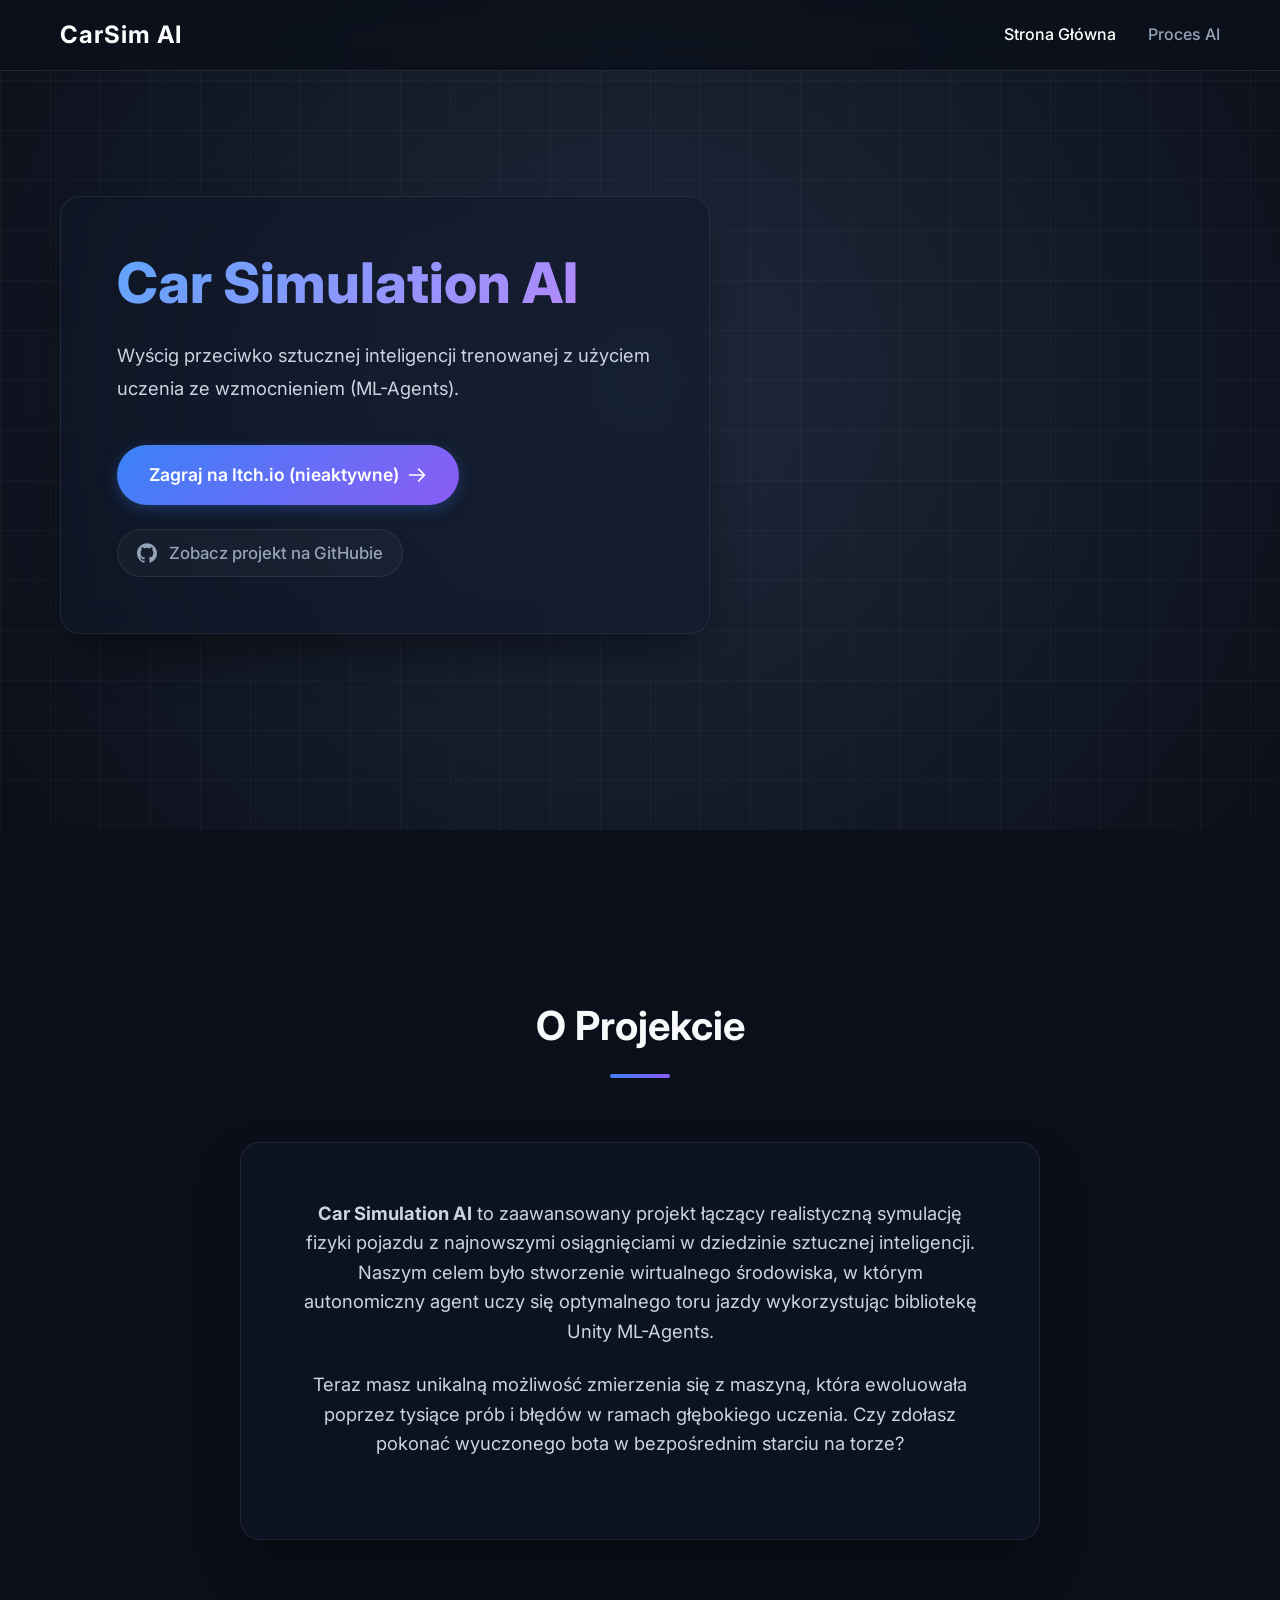
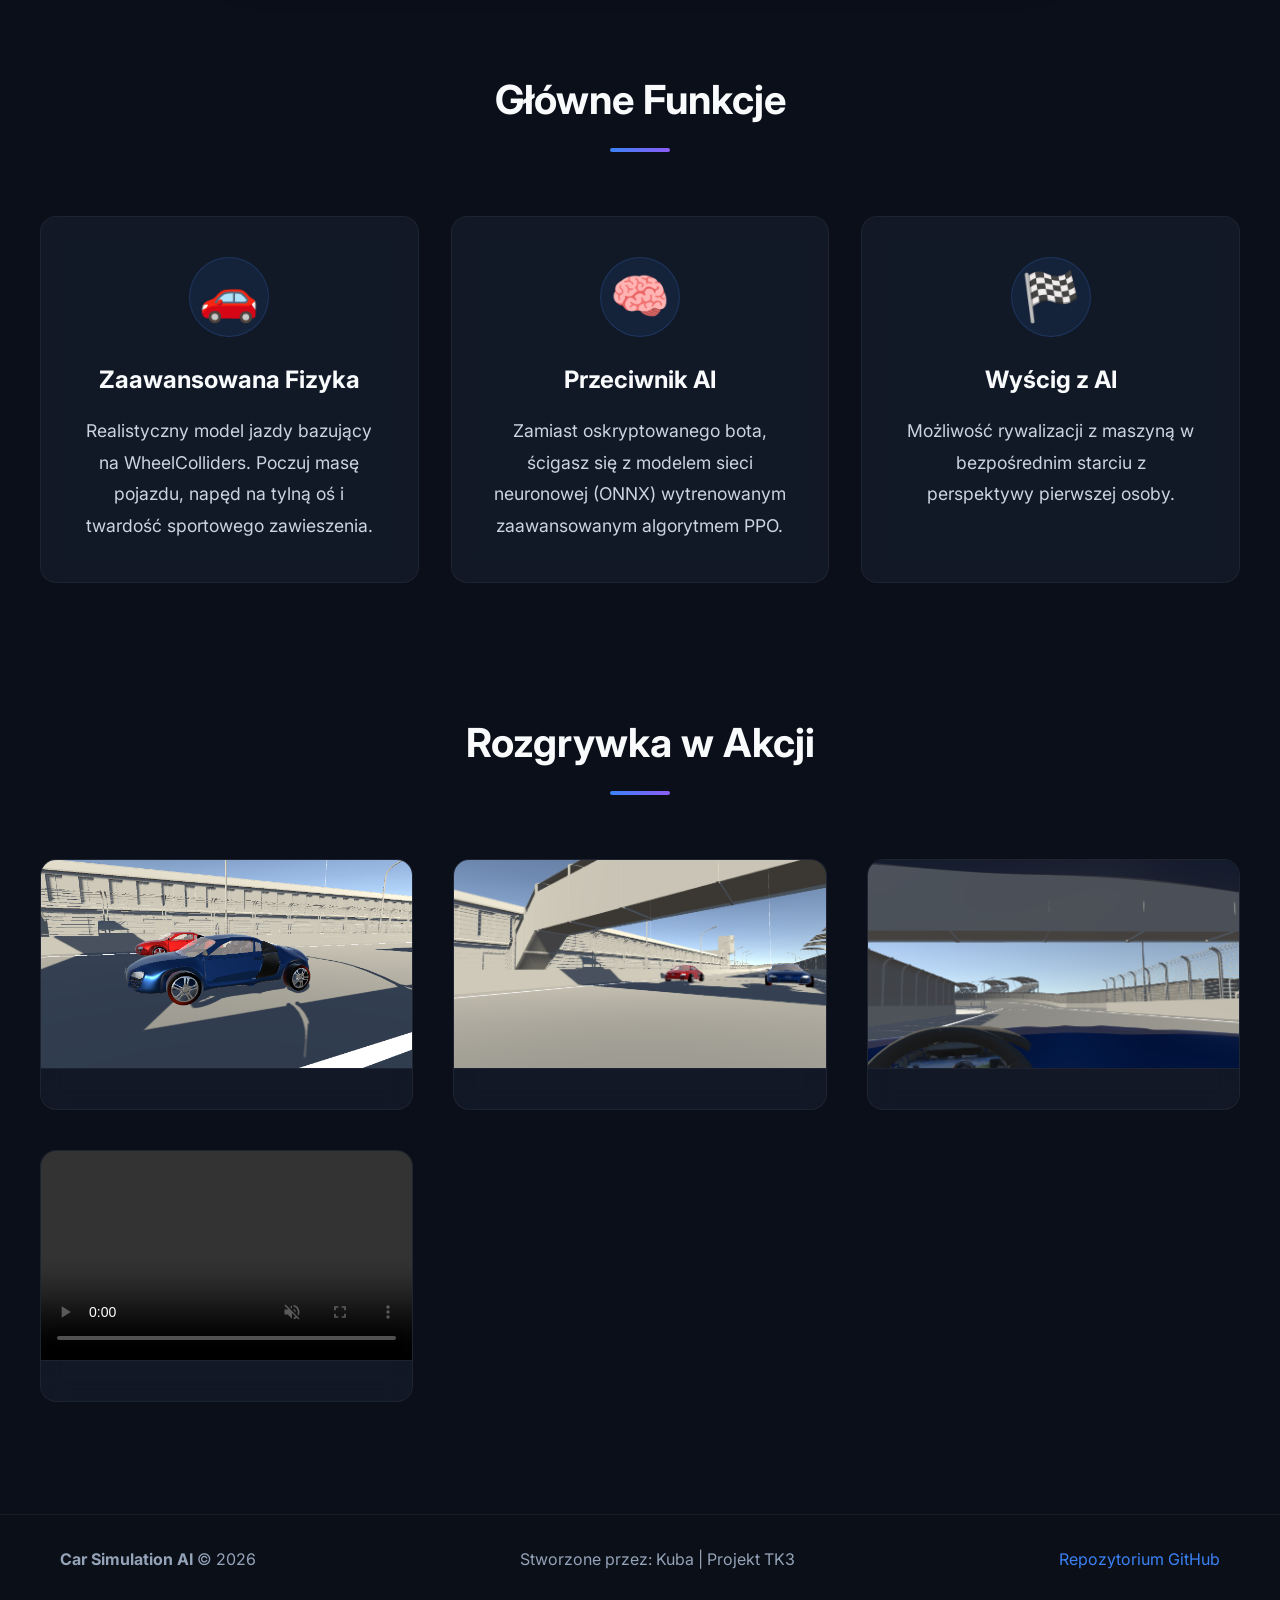
<file: index.html>
<!DOCTYPE html>
<html lang="pl">

<head>
    <meta charset="UTF-8">
    <meta name="viewport" content="width=device-width, initial-scale=1.0">
    <meta name="robots" content="noindex, nofollow">
    <title>Car Simulation AI - O Projekcie</title>
    <link href="https://fonts.googleapis.com/css2?family=Inter:wght@400;500;700&display=swap" rel="stylesheet">
    <link rel="stylesheet" href="style.css">
</head>

<body>
    <nav class="navbar">
        <div class="container">
            <a href="index.html" class="logo">CarSim AI</a>
            <ul class="nav-links">
                <li><a href="index.html" class="active">Strona Główna</a></li>
                <li><a href="ai-process.html">Proces AI</a></li>
            </ul>
        </div>
    </nav>

    <header class="hero" id="home">
        <div class="hero-bg"></div>
        <div class="hero-content container">
            <div class="glass-panel">
                <h1 class="gradient-text">Car Simulation AI</h1>
                <p class="hero-subtitle">Wyścig przeciwko sztucznej inteligencji trenowanej z użyciem uczenia ze
                    wzmocnieniem (ML-Agents).</p>
                <div class="hero-actions">
                    <a href="  " target="_blank" class="btn btn-primary cta-btn">
                        <span class="btn-text">Zagraj na Itch.io (nieaktywne)</span>
                        <svg class="btn-icon" xmlns="http://www.w3.org/2000/svg" fill="none" viewBox="0 0 24 24"
                            stroke="currentColor">
                            <path stroke-linecap="round" stroke-linejoin="round" stroke-width="2"
                                d="M14 5l7 7m0 0l-7 7m7-7H3" />
                        </svg>
                    </a>
                </div>
                <div class="hero-secondary-action">
                    <a href="https://github.com/KasjeroZ/22w3tk1_simulation_ML_Agents" target="_blank" class="github-link">
                        <svg class="github-icon" viewBox="0 0 24 24" fill="currentColor" xmlns="http://www.w3.org/2000/svg">
                            <path d="M12 .297c-6.63 0-12 5.373-12 12 0 5.303 3.438 9.8 8.205 11.385.6.113.82-.258.82-.577 0-.285-.01-1.04-.015-2.04-3.338.724-4.042-1.61-4.042-1.61C4.422 18.07 3.633 17.7 3.633 17.7c-1.087-.744.084-.729.084-.729 1.205.084 1.838 1.236 1.838 1.236 1.07 1.835 2.809 1.305 3.495.998.108-.776.417-1.305.76-1.605-2.665-.3-5.466-1.332-5.466-5.93 0-1.31.465-2.38 1.235-3.22-.135-.303-.54-1.523.105-3.176 0 0 1.005-.322 3.3 1.23.96-.267 1.98-.399 3-.405 1.02.006 2.04.138 3 .405 2.28-1.552 3.285-1.23 3.285-1.23.645 1.653.24 2.873.12 3.176.765.84 1.23 1.91 1.23 3.22 0 4.61-2.805 5.625-5.475 5.92.42.36.81 1.096.81 2.22 0 1.606-.015 2.896-.015 3.286 0 .315.21.69.825.57C20.565 22.092 24 17.592 24 12.297c0-6.627-5.373-12-12-12"/>
                        </svg>
                        <span>Zobacz projekt na GitHubie</span>
                    </a>
                </div>
            </div>
        </div>
    </header>

    <main>
        <!-- Sekcja O Projekcie -->
        <section class="about-section container">
            <div class="text-center section-header">
                <h2>O Projekcie</h2>
                <div class="underline"></div>
            </div>
            <div class="about-content glass-panel">
                <p><strong>Car Simulation AI</strong> to zaawansowany projekt łączący realistyczną symulację fizyki
                    pojazdu z najnowszymi osiągnięciami w dziedzinie sztucznej inteligencji. Naszym celem było
                    stworzenie wirtualnego środowiska, w którym autonomiczny agent uczy się optymalnego toru jazdy
                    wykorzystując bibliotekę Unity ML-Agents.</p>
                <p>Teraz masz unikalną możliwość zmierzenia się z maszyną, która ewoluowała poprzez tysiące prób i
                    błędów w ramach głębokiego uczenia. Czy zdołasz pokonać wyuczonego bota w bezpośrednim starciu na
                    torze?</p>
            </div>
        </section>

        <!-- Sekcja Funkcje (Features) -->
        <section class="features-section container">
            <div class="text-center section-header">
                <h2>Główne Funkcje</h2>
                <div class="underline"></div>
            </div>
            <div class="features-grid">
                <div class="feature-card card-glass">
                    <div class="feature-icon">🚗</div>
                    <h3>Zaawansowana Fizyka</h3>
                    <p>Realistyczny model jazdy bazujący na WheelColliders. Poczuj masę pojazdu, napęd na tylną oś i
                        twardość sportowego zawieszenia.</p>
                </div>
                <div class="feature-card card-glass">
                    <div class="feature-icon">🧠</div>
                    <h3>Przeciwnik AI</h3>
                    <p>Zamiast oskryptowanego bota, ścigasz się z modelem sieci neuronowej (ONNX) wytrenowanym
                        zaawansowanym algorytmem PPO.</p>
                </div>
                <div class="feature-card card-glass">
                    <div class="feature-icon">🏁</div>
                    <h3>Wyścig z AI</h3>
                    <p>Możliwość rywalizacji z maszyną w bezpośrednim starciu z perspektywy pierwszej osoby.</p>
                </div>
            </div>
        </section>

        <!-- Sekcja Galeria / Media -->
        <section class="media-section container">
            <div class="text-center section-header">
                <h2>Rozgrywka w Akcji</h2>
                <div class="underline"></div>
            </div>
            <div class="media-grid">
                <div class="media-card card-glass">
                    <div class="media-img-wrapper">
                        <img src="images/photo1.png" alt="Wizualizacja procesu uczenia agenta na torze"
                            class="media-img">
                    </div>
                    <div class="media-caption"></div>
                </div>
                <div class="media-card card-glass">
                    <div class="media-img-wrapper">
                        <img src="images/photo2.png" alt="Widok z perspektywy pierwszej osoby podczas rywalizacji"
                            class="media-img">
                    </div>
                    <div class="media-caption"></div>
                </div>
                <div class="media-card card-glass">
                    <div class="media-img-wrapper">
                        <img src="images/photo3.png" alt="Trening równoległy wielu agentów na torze"
                            class="media-img">
                    </div>
                    <div class="media-caption"></div>
                </div>
                <div class="media-card card-glass">
                    <div class="media-img-wrapper">
                        <video src="images/mp_.mp4" class="media-img" autoplay loop muted playsinline controls></video>
                    </div>
                    <div class="media-caption"></div>
                </div>
            </div>
        </section>
    </main>

    <!-- Stopka -->
    <footer>
        <div class="container footer-content">
            <div class="branding"><strong>Car Simulation AI</strong> &copy; 2026</div>
            <div class="author">Stworzone przez: Kuba | Projekt TK3</div>
            <div class="links">
                <a href="https://github.com/KasjeroZ/22w3tk1_simulation_ML_Agents" target="_blank">Repozytorium GitHub</a>
            </div>
        </div>
    </footer>

</body>

</html>
</file>
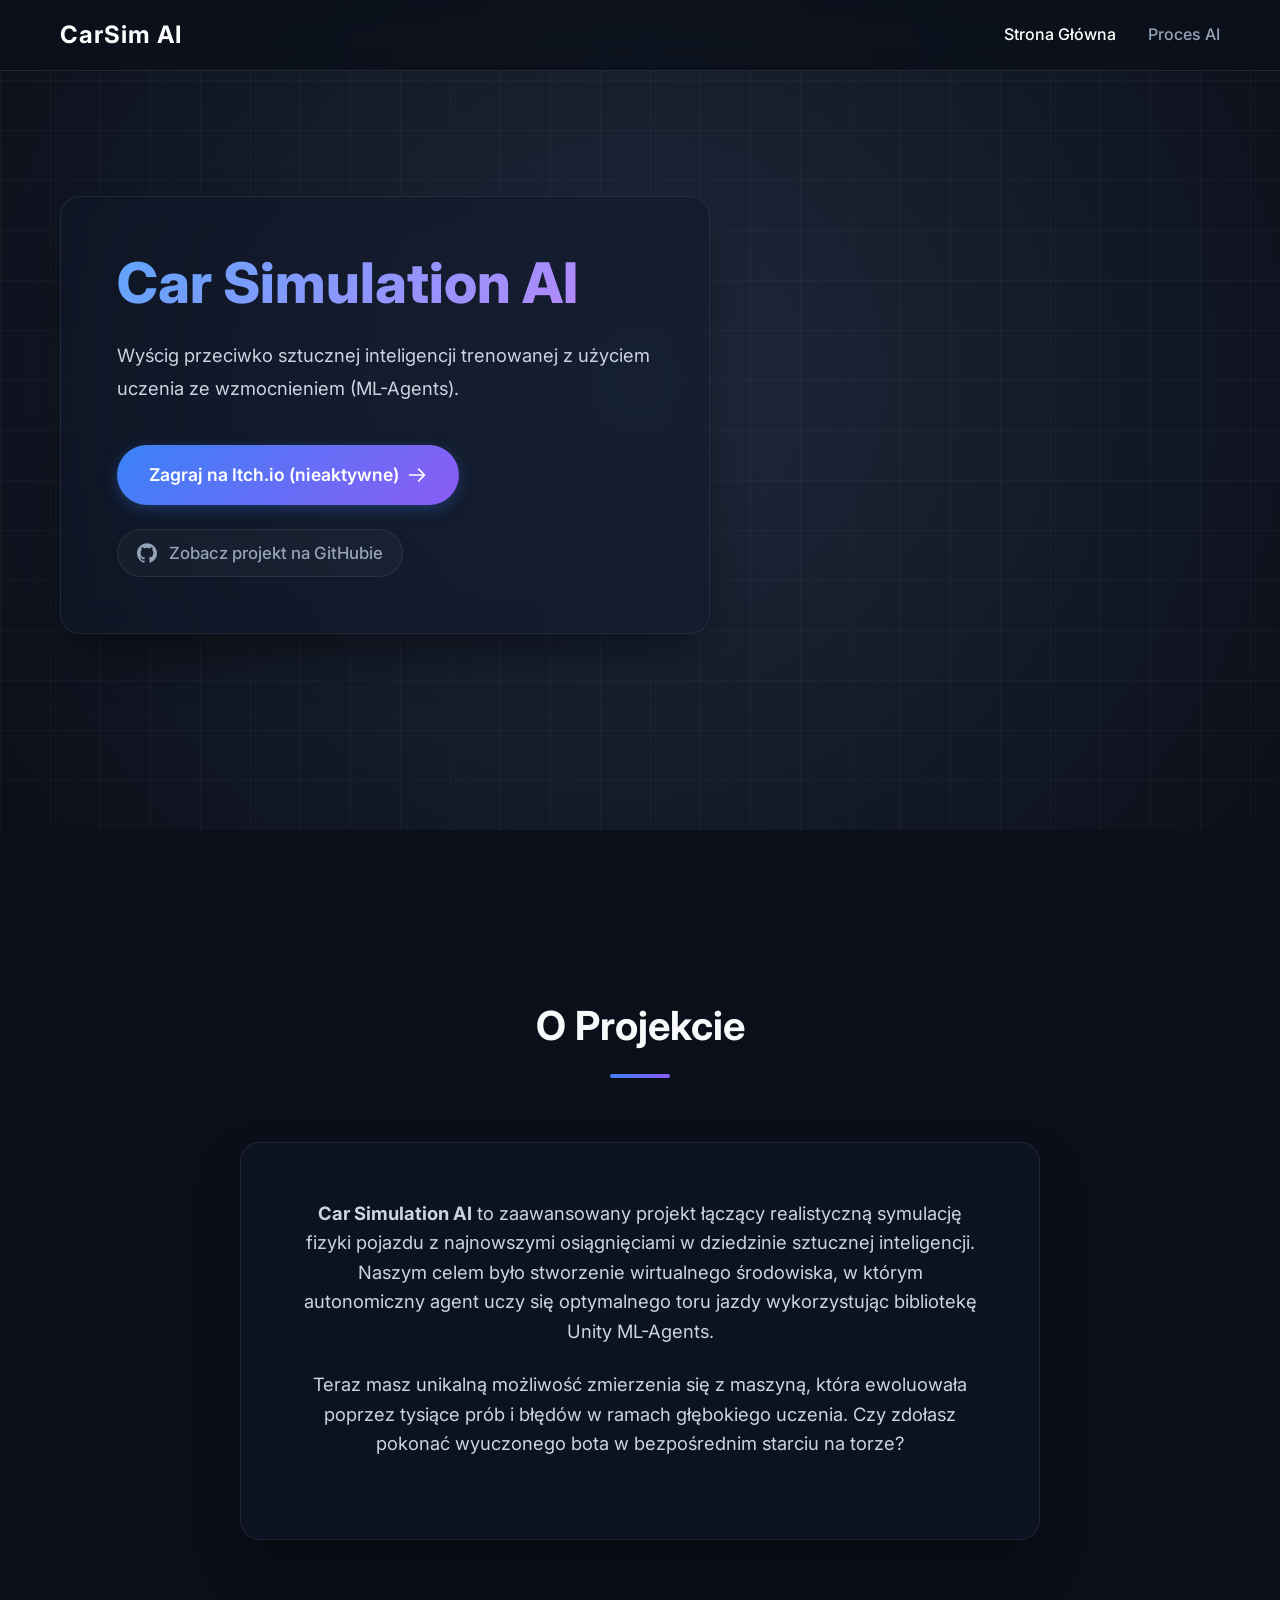
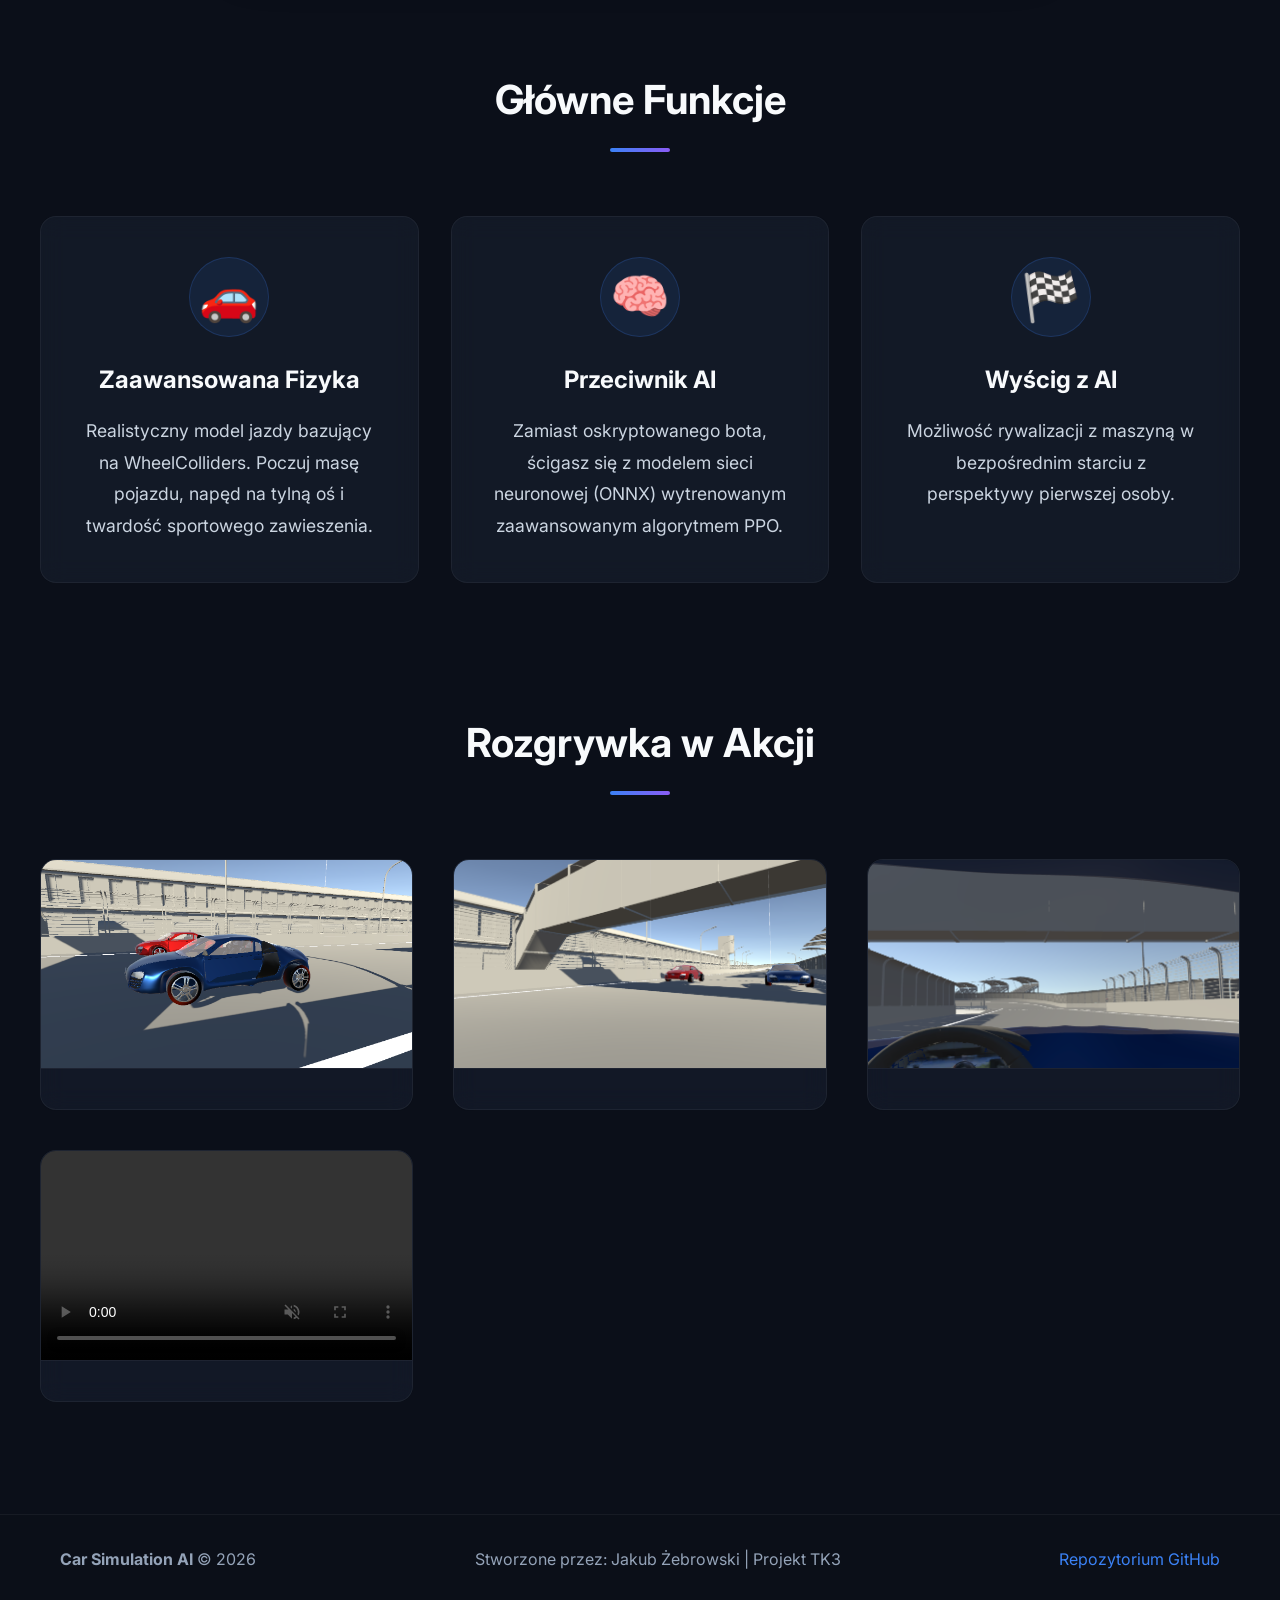
<file: docs/index.html>
<!DOCTYPE html>
<html lang="pl">

<head>
    <meta charset="UTF-8">
    <meta name="viewport" content="width=device-width, initial-scale=1.0">
    <meta name="robots" content="noindex, nofollow">
    <title>Car Simulation AI - O Projekcie</title>
    <link href="https://fonts.googleapis.com/css2?family=Inter:wght@400;500;700&display=swap" rel="stylesheet">
    <link rel="stylesheet" href="style.css">
</head>

<body>
    <nav class="navbar">
        <div class="container">
            <a href="index.html" class="logo">CarSim AI</a>
            <ul class="nav-links">
                <li><a href="index.html" class="active">Strona Główna</a></li>
                <li><a href="ai-process.html">Proces AI</a></li>
            </ul>
        </div>
    </nav>

    <header class="hero" id="home">
        <div class="hero-bg"></div>
        <div class="hero-content container">
            <div class="glass-panel">
                <h1 class="gradient-text">Car Simulation AI</h1>
                <p class="hero-subtitle">Wyścig przeciwko sztucznej inteligencji trenowanej z użyciem uczenia ze
                    wzmocnieniem (ML-Agents).</p>
                <div class="hero-actions">
                    <a href="  " target="_blank" class="btn btn-primary cta-btn">
                        <span class="btn-text">Zagraj na Itch.io (nieaktywne)</span>
                        <svg class="btn-icon" xmlns="http://www.w3.org/2000/svg" fill="none" viewBox="0 0 24 24"
                            stroke="currentColor">
                            <path stroke-linecap="round" stroke-linejoin="round" stroke-width="2"
                                d="M14 5l7 7m0 0l-7 7m7-7H3" />
                        </svg>
                    </a>
                </div>
                <div class="hero-secondary-action">
                    <a href="https://github.com/KasjeroZ/22w3tk1_simulation_ML_Agents" target="_blank"
                        class="github-link">
                        <svg class="github-icon" viewBox="0 0 24 24" fill="currentColor"
                            xmlns="http://www.w3.org/2000/svg">
                            <path
                                d="M12 .297c-6.63 0-12 5.373-12 12 0 5.303 3.438 9.8 8.205 11.385.6.113.82-.258.82-.577 0-.285-.01-1.04-.015-2.04-3.338.724-4.042-1.61-4.042-1.61C4.422 18.07 3.633 17.7 3.633 17.7c-1.087-.744.084-.729.084-.729 1.205.084 1.838 1.236 1.838 1.236 1.07 1.835 2.809 1.305 3.495.998.108-.776.417-1.305.76-1.605-2.665-.3-5.466-1.332-5.466-5.93 0-1.31.465-2.38 1.235-3.22-.135-.303-.54-1.523.105-3.176 0 0 1.005-.322 3.3 1.23.96-.267 1.98-.399 3-.405 1.02.006 2.04.138 3 .405 2.28-1.552 3.285-1.23 3.285-1.23.645 1.653.24 2.873.12 3.176.765.84 1.23 1.91 1.23 3.22 0 4.61-2.805 5.625-5.475 5.92.42.36.81 1.096.81 2.22 0 1.606-.015 2.896-.015 3.286 0 .315.21.69.825.57C20.565 22.092 24 17.592 24 12.297c0-6.627-5.373-12-12-12" />
                        </svg>
                        <span>Zobacz projekt na GitHubie</span>
                    </a>
                </div>
            </div>
        </div>
    </header>

    <main>
        <!-- Sekcja O Projekcie -->
        <section class="about-section container">
            <div class="text-center section-header">
                <h2>O Projekcie</h2>
                <div class="underline"></div>
            </div>
            <div class="about-content glass-panel">
                <p><strong>Car Simulation AI</strong> to zaawansowany projekt łączący realistyczną symulację fizyki
                    pojazdu z najnowszymi osiągnięciami w dziedzinie sztucznej inteligencji. Naszym celem było
                    stworzenie wirtualnego środowiska, w którym autonomiczny agent uczy się optymalnego toru jazdy
                    wykorzystując bibliotekę Unity ML-Agents.</p>
                <p>Teraz masz unikalną możliwość zmierzenia się z maszyną, która ewoluowała poprzez tysiące prób i
                    błędów w ramach głębokiego uczenia. Czy zdołasz pokonać wyuczonego bota w bezpośrednim starciu na
                    torze?</p>
            </div>
        </section>

        <!-- Sekcja Funkcje (Features) -->
        <section class="features-section container">
            <div class="text-center section-header">
                <h2>Główne Funkcje</h2>
                <div class="underline"></div>
            </div>
            <div class="features-grid">
                <div class="feature-card card-glass">
                    <div class="feature-icon">🚗</div>
                    <h3>Zaawansowana Fizyka</h3>
                    <p>Realistyczny model jazdy bazujący na WheelColliders. Poczuj masę pojazdu, napęd na tylną oś i
                        twardość sportowego zawieszenia.</p>
                </div>
                <div class="feature-card card-glass">
                    <div class="feature-icon">🧠</div>
                    <h3>Przeciwnik AI</h3>
                    <p>Zamiast oskryptowanego bota, ścigasz się z modelem sieci neuronowej (ONNX) wytrenowanym
                        zaawansowanym algorytmem PPO.</p>
                </div>
                <div class="feature-card card-glass">
                    <div class="feature-icon">🏁</div>
                    <h3>Wyścig z AI</h3>
                    <p>Możliwość rywalizacji z maszyną w bezpośrednim starciu z perspektywy pierwszej osoby.</p>
                </div>
            </div>
        </section>

        <!-- Sekcja Galeria / Media -->
        <section class="media-section container">
            <div class="text-center section-header">
                <h2>Rozgrywka w Akcji</h2>
                <div class="underline"></div>
            </div>
            <div class="media-grid">
                <div class="media-card card-glass">
                    <div class="media-img-wrapper">
                        <img src="images/photo1.png" alt="Wizualizacja procesu uczenia agenta na torze"
                            class="media-img">
                    </div>
                    <div class="media-caption"></div>
                </div>
                <div class="media-card card-glass">
                    <div class="media-img-wrapper">
                        <img src="images/photo2.png" alt="Widok z perspektywy pierwszej osoby podczas rywalizacji"
                            class="media-img">
                    </div>
                    <div class="media-caption"></div>
                </div>
                <div class="media-card card-glass">
                    <div class="media-img-wrapper">
                        <img src="images/photo3.png" alt="Trening równoległy wielu agentów na torze" class="media-img">
                    </div>
                    <div class="media-caption"></div>
                </div>
                <div class="media-card card-glass">
                    <div class="media-img-wrapper">
                        <video src="images/mp_.mp4" class="media-img" autoplay loop muted playsinline controls></video>
                    </div>
                    <div class="media-caption"></div>
                </div>
            </div>
        </section>
    </main>

    <!-- Stopka -->
    <footer>
        <div class="container footer-content">
            <div class="branding"><strong>Car Simulation AI</strong> &copy; 2026</div>
            <div class="author">Stworzone przez: Jakub Żebrowski | Projekt TK3</div>
            <div class="links">
                <a href="https://github.com/KasjeroZ/22w3tk1_simulation_ML_Agents" target="_blank">Repozytorium
                    GitHub</a>
            </div>
        </div>
    </footer>

</body>

</html>
</file>
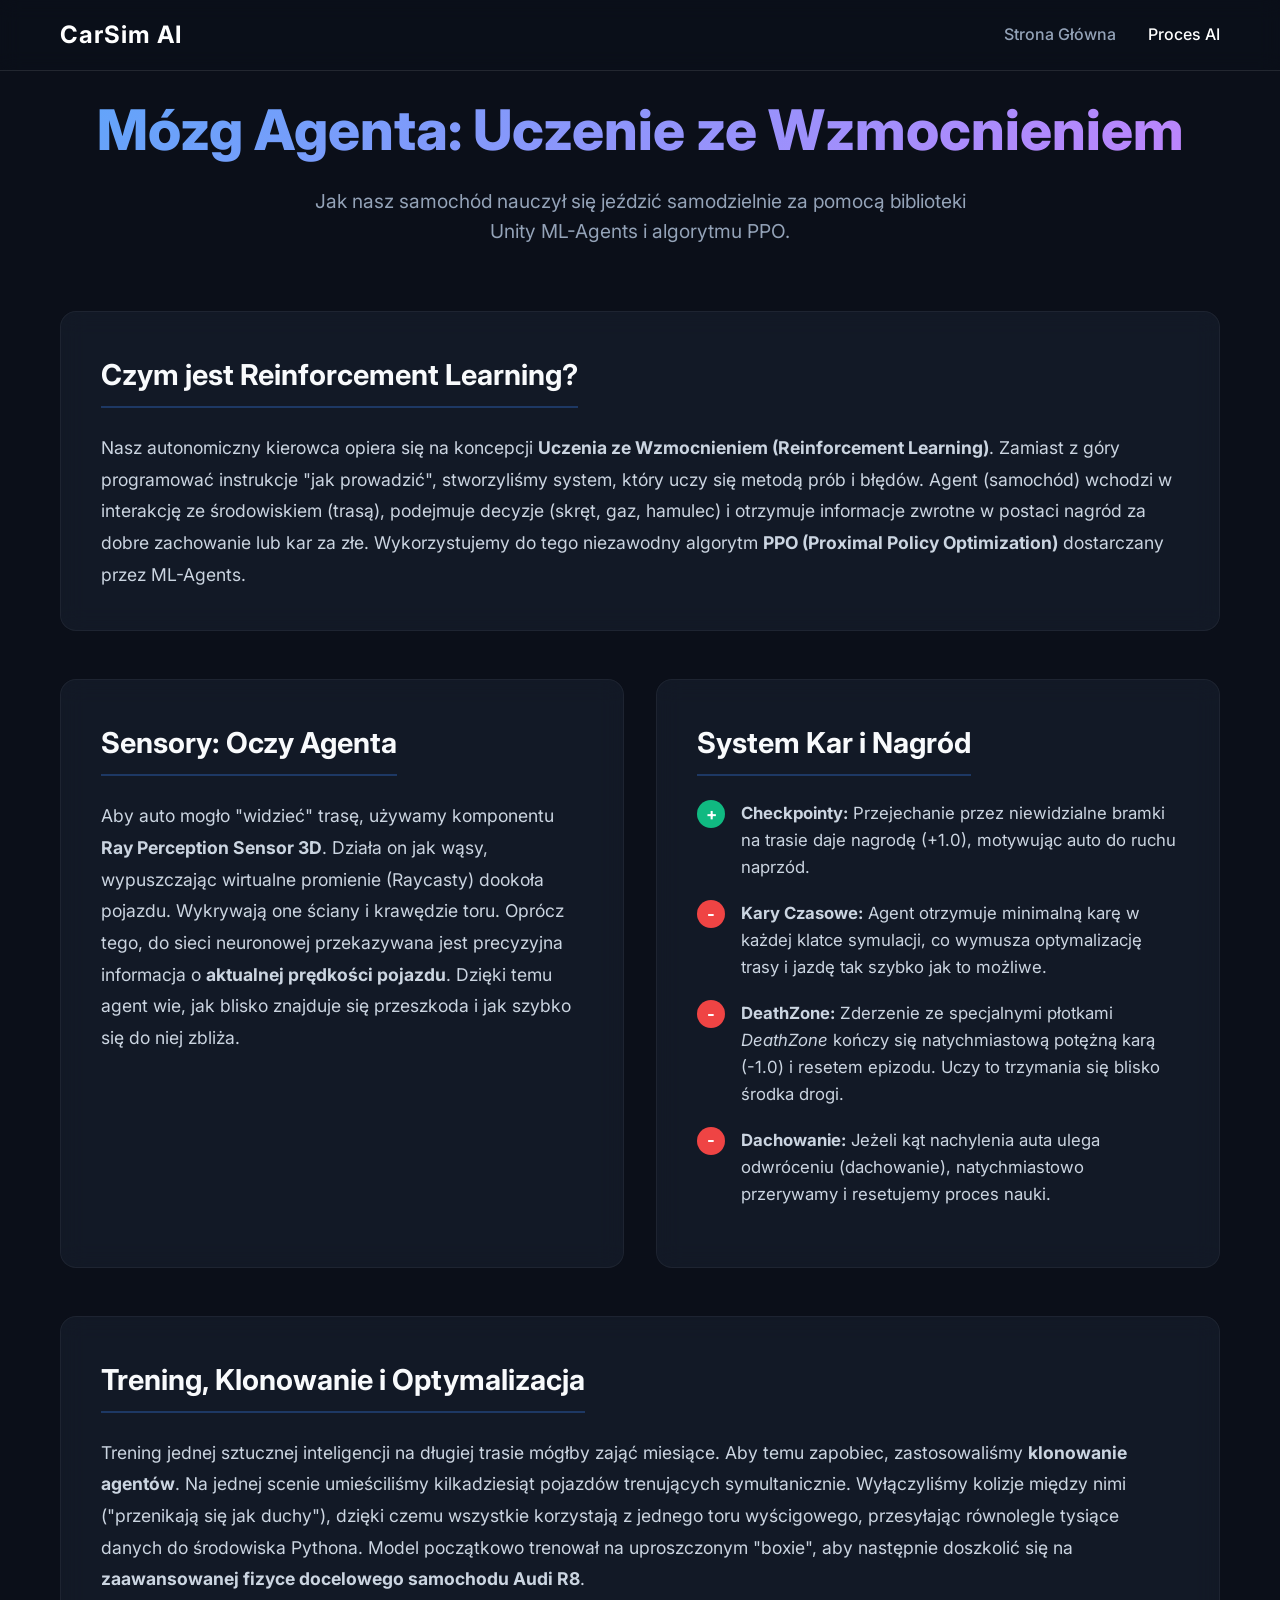
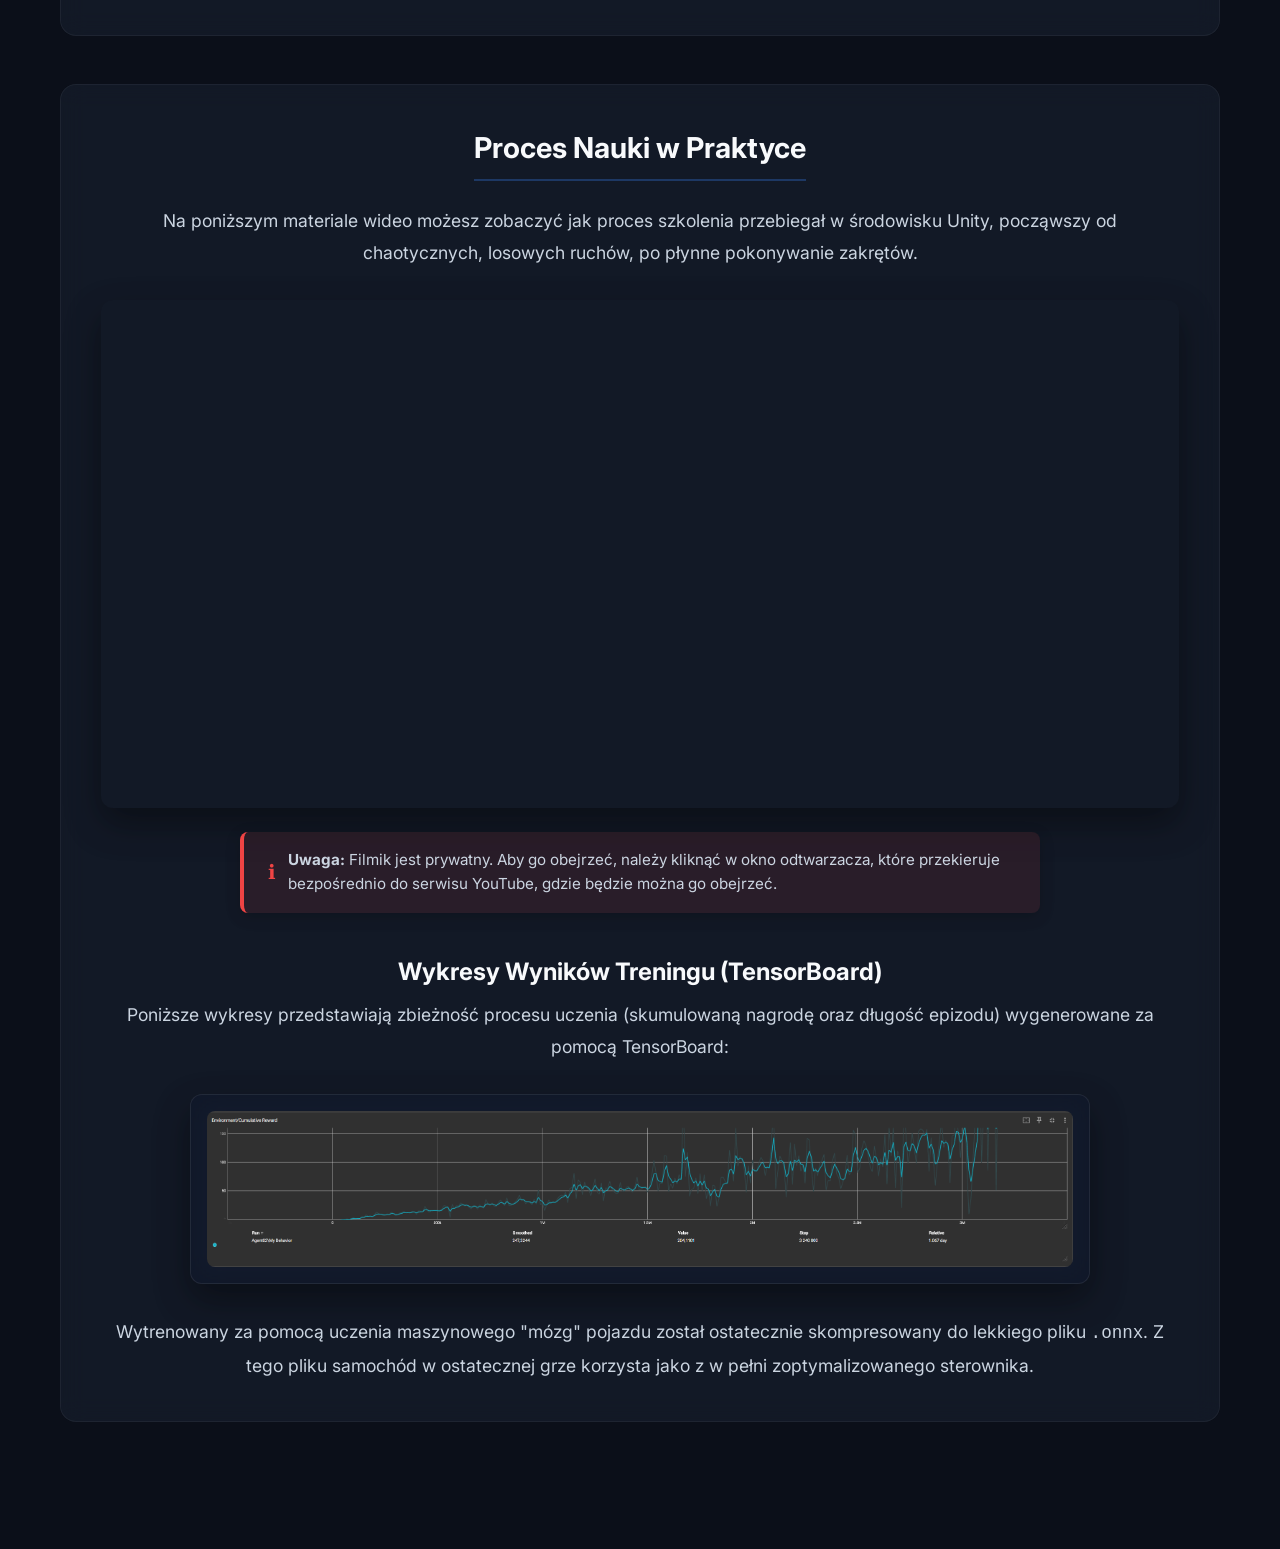
<file: ai-process.html>
<!DOCTYPE html>
<html lang="pl">

<head>
    <meta charset="UTF-8">
    <meta name="viewport" content="width=device-width, initial-scale=1.0">
    <meta name="robots" content="noindex, nofollow">
    <title>Car Simulation AI - Proces Uczenia Maszynowego</title>
    <link href="https://fonts.googleapis.com/css2?family=Inter:wght@400;500;700&display=swap" rel="stylesheet">
    <link rel="stylesheet" href="style.css">
</head>

<body>
    <nav class="navbar">
        <div class="container">
            <a href="index.html" class="logo">CarSim AI</a>
            <ul class="nav-links">
                <li><a href="index.html">Strona Główna</a></li>
                <li><a href="ai-process.html" class="active">Proces AI</a></li>
            </ul>
        </div>
    </nav>

    <main class="ai-page">
        <div class="container">
            <header class="section-header text-center">
                <h1 class="gradient-text">Mózg Agenta: Uczenie ze Wzmocnieniem</h1>
                <p class="section-subtitle">Jak nasz samochód nauczył się jeździć samodzielnie za pomocą biblioteki
                    Unity ML-Agents i algorytmu PPO.</p>
            </header>

            <section class="ai-section card-glass">
                <h2>Czym jest Reinforcement Learning?</h2>
                <p>Nasz autonomiczny kierowca opiera się na koncepcji <strong>Uczenia ze Wzmocnieniem (Reinforcement
                        Learning)</strong>. Zamiast z góry programować instrukcje "jak prowadzić", stworzyliśmy system,
                    który uczy się metodą prób i błędów. Agent (samochód) wchodzi w interakcję ze środowiskiem (trasą),
                    podejmuje decyzje (skręt, gaz, hamulec) i otrzymuje informacje zwrotne w postaci nagród za dobre
                    zachowanie lub kar za złe. Wykorzystujemy do tego niezawodny algorytm <strong>PPO (Proximal Policy
                        Optimization)</strong> dostarczany przez ML-Agents.</p>
            </section>

            <section class="ai-section grid-2-col">
                <div class="card-glass">
                    <h2>Sensory: Oczy Agenta</h2>
                    <p>Aby auto mogło "widzieć" trasę, używamy komponentu <strong>Ray Perception Sensor 3D</strong>.
                        Działa on jak wąsy, wypuszczając wirtualne promienie (Raycasty) dookoła pojazdu. Wykrywają one
                        ściany i krawędzie toru. Oprócz tego, do sieci neuronowej przekazywana jest precyzyjna
                        informacja o <strong>aktualnej prędkości pojazdu</strong>. Dzięki temu agent wie, jak blisko
                        znajduje się przeszkoda i jak szybko się do niej zbliża.</p>
                </div>
                <div class="card-glass">
                    <h2>System Kar i Nagród</h2>
                    <ul class="reward-list">
                        <li><span class="reward-icon positive">+</span>
                            <div><strong>Checkpointy:</strong> Przejechanie przez niewidzialne bramki na trasie daje
                                nagrodę (+1.0), motywując auto do ruchu naprzód.</div>
                        </li>
                        <li><span class="reward-icon negative">-</span>
                            <div><strong>Kary Czasowe:</strong> Agent otrzymuje minimalną karę w każdej klatce
                                symulacji, co wymusza optymalizację trasy i jazdę tak szybko jak to możliwe.</div>
                        </li>
                        <li><span class="reward-icon negative">-</span>
                            <div><strong>DeathZone:</strong> Zderzenie ze specjalnymi płotkami <em>DeathZone</em> kończy
                                się natychmiastową potężną karą (-1.0) i resetem epizodu. Uczy to trzymania się blisko
                                środka drogi.</div>
                        </li>
                        <li><span class="reward-icon negative">-</span>
                            <div><strong>Dachowanie:</strong> Jeżeli kąt nachylenia auta ulega odwróceniu (dachowanie),
                                natychmiastowo przerywamy i resetujemy proces nauki.</div>
                        </li>
                    </ul>
                </div>
            </section>

            <section class="ai-section card-glass">
                <h2>Trening, Klonowanie i Optymalizacja</h2>
                <p>Trening jednej sztucznej inteligencji na długiej trasie mógłby zająć miesiące. Aby temu zapobiec,
                    zastosowaliśmy <strong>klonowanie agentów</strong>. Na jednej scenie umieściliśmy kilkadziesiąt
                    pojazdów trenujących symultanicznie. Wyłączyliśmy kolizje między nimi ("przenikają się jak duchy"),
                    dzięki czemu wszystkie korzystają z jednego toru wyścigowego, przesyłając równolegle tysiące danych
                    do środowiska Pythona. Model początkowo trenował na uproszczonym "boxie", aby następnie doszkolić
                    się na <strong>zaawansowanej fizyce docelowego samochodu Audi R8</strong>.</p>
            </section>

            <section class="ai-section card-glass text-center">
                <h2>Proces Nauki w Praktyce</h2>
                <p class="mb-2">Na poniższym materiale wideo możesz zobaczyć jak proces szkolenia przebiegał w
                    środowisku Unity, począwszy od chaotycznych, losowych ruchów, po płynne pokonywanie zakrętów.</p>
                <div class="video-container">
                    <iframe width="100%" height="500" src="https://www.youtube.com/embed/IKLcnepxjgA"
                        title="Proces Treningu ML-Agents" frameborder="0"
                        allow="accelerometer; autoplay; clipboard-write; encrypted-media; gyroscope; picture-in-picture"
                        allowfullscreen></iframe>
                </div>
                <div class="video-note">
                    <span class="video-note-icon">ℹ️</span>
                    <div>
                        <strong>Uwaga:</strong> Filmik jest prywatny. Aby go obejrzeć, należy kliknąć w okno
                        odtwarzacza, które przekieruje bezpośrednio do serwisu YouTube, gdzie będzie można go obejrzeć.
                    </div>
                </div>

                <h3 class="mt-2" style="color: #f8fafc; font-size: 1.5rem; margin-top: 2rem;">Wykresy Wyników Treningu
                    (TensorBoard)</h3>
                <p class="mb-2" style="color: #cbd5e1; font-size: 1.1rem; margin-top: 0.5rem;">Poniższe wykresy
                    przedstawiają zbieżność procesu uczenia (skumulowaną nagrodę oraz długość epizodu) wygenerowane za
                    pomocą TensorBoard:</p>
                <div class="chart-container">
                    <img src="images/learning_chart1.png" alt="Wykresy zbieżności uczenia ML-Agents" class="chart-img">
                </div>

                <p class="mt-2">Wytrenowany za pomocą uczenia maszynowego "mózg" pojazdu został ostatecznie
                    skompresowany do lekkiego pliku <code>.onnx</code>. Z tego pliku samochód w ostatecznej grze
                    korzysta jako z w pełni zoptymalizowanego sterownika.</p>
            </section>
        </div>
    </main>
</body>

</html>
</file>
<file: style.css>
/* Zmienne globalne i reset */
:root {
    --bg-color: #0b0f19;
    --text-color: #e2e8f0;
    --primary-color: #3b82f6;
    --secondary-color: #8b5cf6;
    --nav-bg: rgba(11, 15, 25, 0.8);
}

* {
    margin: 0;
    padding: 0;
    box-sizing: border-box;
}

body {
    font-family: 'Inter', system-ui, -apple-system, sans-serif;
    background-color: var(--bg-color);
    color: var(--text-color);
    line-height: 1.6;
}

/* Pojemnik */
.container {
    max-width: 1200px;
    margin: 0 auto;
    padding: 0 20px;
}

/* Nawigacja */
.navbar {
    position: fixed;
    top: 0;
    left: 0;
    width: 100%;
    background: var(--nav-bg);
    backdrop-filter: blur(10px);
    -webkit-backdrop-filter: blur(10px);
    z-index: 1000;
    border-bottom: 1px solid rgba(255, 255, 255, 0.1);
}

.navbar .container {
    display: flex;
    justify-content: space-between;
    align-items: center;
    height: 70px;
}

.logo {
    font-size: 1.5rem;
    font-weight: 700;
    color: #fff;
    text-decoration: none;
    letter-spacing: 1px;
}

.nav-links {
    list-style: none;
    display: flex;
    gap: 2rem;
}

.nav-links a {
    text-decoration: none;
    color: #94a3b8;
    font-weight: 500;
    transition: color 0.3s ease;
}

.nav-links a:hover,
.nav-links a.active {
    color: #fff;
}

/* Główna zawartość */
main {
    margin-top: 100px;
}

/* =========================================
   ETAP 2: HERO SECTION & DESIGN SYSTEM
   ========================================= */

/* Hero Section */
.hero {
    position: relative;
    height: 100vh;
    display: flex;
    align-items: center;
    overflow: hidden;
    margin-top: -70px; /* Offset na navbar */
    padding-top: 70px;
}

.hero-bg {
    position: absolute;
    top: 0;
    left: 0;
    width: 100%;
    height: 100%;
    background: radial-gradient(circle at center, #1e293b 0%, #0b0f19 100%);
    z-index: -1;
}

.hero-bg::after {
    content: '';
    position: absolute;
    top: 0;
    left: 0;
    width: 100%;
    height: 100%;
    background-image: 
        linear-gradient(rgba(255, 255, 255, 0.03) 1px, transparent 1px),
        linear-gradient(90deg, rgba(255, 255, 255, 0.03) 1px, transparent 1px);
    background-size: 50px 50px;
    z-index: 0;
}

.hero-content {
    position: relative;
    z-index: 1;
    width: 100%;
}

/* Szklany panel (Glassmorphism) */
.glass-panel {
    background: rgba(15, 23, 42, 0.5);
    backdrop-filter: blur(16px);
    -webkit-backdrop-filter: blur(16px);
    border: 1px solid rgba(255, 255, 255, 0.08);
    border-radius: 20px;
    padding: 3.5rem;
    max-width: 650px;
    box-shadow: 0 25px 50px -12px rgba(0, 0, 0, 0.5);
}

.gradient-text {
    font-size: 3.5rem;
    font-weight: 800;
    line-height: 1.1;
    margin-bottom: 1.5rem;
    background: linear-gradient(135deg, #60a5fa, #c084fc);
    -webkit-background-clip: text;
    -webkit-text-fill-color: transparent;
    background-clip: text;
}

.hero-subtitle {
    font-size: 1.15rem;
    color: #cbd5e1;
    margin-bottom: 2.5rem;
    line-height: 1.8;
}

/* Przyciski */
.hero-actions {
    display: flex;
    gap: 1rem;
}

.btn {
    display: inline-flex;
    align-items: center;
    justify-content: center;
    gap: 0.5rem;
    padding: 1rem 2rem;
    border-radius: 50px;
    font-size: 1.1rem;
    font-weight: 600;
    text-decoration: none;
    transition: all 0.3s cubic-bezier(0.4, 0, 0.2, 1);
    cursor: pointer;
    border: none;
}

.btn-primary {
    background: linear-gradient(135deg, var(--primary-color), var(--secondary-color));
    color: white;
    box-shadow: 0 4px 15px rgba(59, 130, 246, 0.3);
}

.btn-primary:hover {
    transform: translateY(-3px);
    box-shadow: 0 8px 25px rgba(59, 130, 246, 0.5);
}

.btn-icon {
    width: 20px;
    height: 20px;
    transition: transform 0.3s ease;
}

.btn:hover .btn-icon {
    transform: translateX(5px);
}

/* =========================================
   ETAP 3: AI PROCESS PAGE
   ========================================= */

.ai-page {
    margin-top: 100px;
    padding-bottom: 5rem;
}

.section-header {
    margin-bottom: 4rem;
}

.section-subtitle {
    font-size: 1.2rem;
    color: #94a3b8;
    max-width: 700px;
    margin: 0 auto;
}

.text-center {
    text-align: center;
}

.ai-section {
    margin-bottom: 3rem;
}

.card-glass {
    background: rgba(30, 41, 59, 0.4);
    backdrop-filter: blur(12px);
    -webkit-backdrop-filter: blur(12px);
    border: 1px solid rgba(255, 255, 255, 0.05);
    border-radius: 16px;
    padding: 2.5rem;
    transition: transform 0.3s ease, box-shadow 0.3s ease;
}

.card-glass:hover {
    transform: translateY(-5px);
    box-shadow: 0 10px 30px rgba(0, 0, 0, 0.3);
}

.card-glass h2 {
    color: #f8fafc;
    margin-bottom: 1.5rem;
    font-size: 1.8rem;
    border-bottom: 2px solid rgba(59, 130, 246, 0.3);
    padding-bottom: 0.5rem;
    display: inline-block;
}

.card-glass p {
    color: #cbd5e1;
    font-size: 1.1rem;
    line-height: 1.8;
}

.grid-2-col {
    display: grid;
    grid-template-columns: 1fr 1fr;
    gap: 2rem;
}

.reward-list {
    list-style: none;
}

.reward-list li {
    margin-bottom: 1.2rem;
    color: #cbd5e1;
    font-size: 1.05rem;
    display: flex;
    align-items: flex-start;
    gap: 1rem;
}

.reward-icon {
    display: inline-flex;
    align-items: center;
    justify-content: center;
    width: 28px;
    height: 28px;
    border-radius: 50%;
    font-weight: bold;
    color: white;
    flex-shrink: 0;
}

.reward-icon.positive {
    background: #10b981;
}

.reward-icon.negative {
    background: #ef4444;
}

.video-container {
    margin: 2rem 0;
    border-radius: 12px;
    overflow: hidden;
    box-shadow: 0 15px 35px rgba(0,0,0,0.4);
}

.video-note {
    margin: -0.5rem auto 2.5rem auto;
    padding: 1rem 1.5rem;
    background: rgba(239, 68, 68, 0.1);
    border-left: 4px solid #ef4444;
    border-radius: 8px;
    max-width: 800px;
    text-align: left;
    font-size: 0.95rem;
    color: #cbd5e1;
    display: flex;
    align-items: center;
    gap: 0.75rem;
    box-shadow: 0 4px 15px rgba(0, 0, 0, 0.2);
}

.video-note-icon {
    font-size: 1.25rem;
    color: #ef4444;
    flex-shrink: 0;
}

.mb-2 { margin-bottom: 1rem; }
.mt-2 { margin-top: 1rem; }

.chart-container {
    margin: 2rem auto;
    max-width: 900px;
    border-radius: 12px;
    overflow: hidden;
    box-shadow: 0 15px 35px rgba(0,0,0,0.4);
    border: 1px solid rgba(255, 255, 255, 0.08);
    background: rgba(15, 23, 42, 0.5);
    backdrop-filter: blur(16px);
    -webkit-backdrop-filter: blur(16px);
    padding: 1rem;
    transition: transform 0.3s ease;
}

.chart-container:hover {
    transform: scale(1.01);
}

.chart-img {
    width: 100%;
    height: auto;
    display: block;
    border-radius: 8px;
}

/* Responsywność */
@media (max-width: 768px) {
    .grid-2-col {
        grid-template-columns: 1fr;
    }
}

/* =========================================
   ETAP 5: HOME PAGE - O PROJEKCIE & FEATURES
   ========================================= */

.about-section, .features-section, .media-section {
    padding: 4rem 0;
}

.section-header h2 {
    font-size: 2.5rem;
    color: #f8fafc;
    margin-bottom: 1rem;
}

.underline {
    width: 60px;
    height: 4px;
    background: linear-gradient(90deg, var(--primary-color), var(--secondary-color));
    margin: 0 auto 3rem auto;
    border-radius: 2px;
}

.about-content {
    max-width: 800px;
    margin: 0 auto;
    text-align: center;
    font-size: 1.15rem;
}

.about-content p {
    margin-bottom: 1.5rem;
    color: #cbd5e1;
}

/* Features Grid */
.features-grid {
    display: grid;
    grid-template-columns: repeat(auto-fit, minmax(300px, 1fr));
    gap: 2rem;
}

.feature-card {
    text-align: center;
}

.feature-icon {
    font-size: 3rem;
    margin-bottom: 1.5rem;
    display: inline-flex;
    align-items: center;
    justify-content: center;
    width: 80px;
    height: 80px;
    background: rgba(59, 130, 246, 0.1);
    border-radius: 50%;
    border: 1px solid rgba(59, 130, 246, 0.2);
}

.feature-card h3 {
    font-size: 1.5rem;
    color: #f8fafc;
    margin-bottom: 1rem;
}

/* Media Grid */
.media-grid {
    display: grid;
    grid-template-columns: 1fr;
    gap: 2.5rem;
}

@media (min-width: 768px) {
    .media-grid {
        grid-template-columns: 1fr 1fr;
    }
}

@media (min-width: 1024px) {
    .media-grid {
        grid-template-columns: repeat(3, 1fr);
    }
}

.media-card {
    padding: 0;
    overflow: hidden;
    display: flex;
    flex-direction: column;
    border-radius: 16px;
    background: rgba(30, 41, 59, 0.4);
    backdrop-filter: blur(12px);
    -webkit-backdrop-filter: blur(12px);
    border: 1px solid rgba(255, 255, 255, 0.05);
    transition: transform 0.4s cubic-bezier(0.16, 1, 0.3, 1), box-shadow 0.4s cubic-bezier(0.16, 1, 0.3, 1), border-color 0.4s ease;
}

.media-card:hover {
    transform: translateY(-8px);
    box-shadow: 0 20px 40px rgba(0, 0, 0, 0.4);
    border-color: rgba(59, 130, 246, 0.3);
}

.media-img-wrapper {
    position: relative;
    width: 100%;
    padding-top: 56.25%; /* 16:9 Aspect Ratio */
    overflow: hidden;
    background: rgba(15, 23, 42, 0.6);
}

.media-img {
    position: absolute;
    top: 0;
    left: 0;
    width: 100%;
    height: 100%;
    object-fit: cover;
    transition: transform 0.6s cubic-bezier(0.16, 1, 0.3, 1);
}

.media-card:hover .media-img {
    transform: scale(1.05);
}

.media-caption {
    padding: 1.25rem;
    font-size: 1rem;
    color: #cbd5e1;
    font-weight: 500;
    text-align: center;
    border-top: 1px solid rgba(255, 255, 255, 0.05);
    background: rgba(15, 23, 42, 0.2);
}

/* Footer */
footer {
    background: rgba(11, 15, 25, 0.95);
    border-top: 1px solid rgba(255, 255, 255, 0.05);
    padding: 2rem 0;
    margin-top: 3rem;
}

.footer-content {
    display: flex;
    flex-wrap: wrap;
    justify-content: space-between;
    align-items: center;
    color: #94a3b8;
    gap: 1rem;
}

.footer-content a {
    color: var(--primary-color);
    text-decoration: none;
    transition: color 0.3s;
}

.footer-content a:hover {
    color: #fff;
}

/* Hero Secondary Action (GitHub Link) */
.hero-secondary-action {
    margin-top: 1.5rem;
    display: flex;
}

.github-link {
    display: inline-flex;
    align-items: center;
    gap: 0.75rem;
    color: #94a3b8;
    text-decoration: none;
    font-size: 1.05rem;
    font-weight: 500;
    transition: all 0.3s ease;
    padding: 0.6rem 1.2rem;
    border-radius: 50px;
    background: rgba(255, 255, 255, 0.03);
    border: 1px solid rgba(255, 255, 255, 0.08);
}

.github-link:hover {
    color: #fff;
    background: rgba(255, 255, 255, 0.08);
    border-color: rgba(255, 255, 255, 0.2);
    transform: translateY(-2px);
    box-shadow: 0 4px 12px rgba(0, 0, 0, 0.2);
}

.github-icon {
    width: 20px;
    height: 20px;
    fill: currentColor;
}
</file>
<file: docs/style.css>
/* Zmienne globalne i reset */
:root {
    --bg-color: #0b0f19;
    --text-color: #e2e8f0;
    --primary-color: #3b82f6;
    --secondary-color: #8b5cf6;
    --nav-bg: rgba(11, 15, 25, 0.8);
}

* {
    margin: 0;
    padding: 0;
    box-sizing: border-box;
}

body {
    font-family: 'Inter', system-ui, -apple-system, sans-serif;
    background-color: var(--bg-color);
    color: var(--text-color);
    line-height: 1.6;
}

/* Pojemnik */
.container {
    max-width: 1200px;
    margin: 0 auto;
    padding: 0 20px;
}

/* Nawigacja */
.navbar {
    position: fixed;
    top: 0;
    left: 0;
    width: 100%;
    background: var(--nav-bg);
    backdrop-filter: blur(10px);
    -webkit-backdrop-filter: blur(10px);
    z-index: 1000;
    border-bottom: 1px solid rgba(255, 255, 255, 0.1);
}

.navbar .container {
    display: flex;
    justify-content: space-between;
    align-items: center;
    height: 70px;
}

.logo {
    font-size: 1.5rem;
    font-weight: 700;
    color: #fff;
    text-decoration: none;
    letter-spacing: 1px;
}

.nav-links {
    list-style: none;
    display: flex;
    gap: 2rem;
}

.nav-links a {
    text-decoration: none;
    color: #94a3b8;
    font-weight: 500;
    transition: color 0.3s ease;
}

.nav-links a:hover,
.nav-links a.active {
    color: #fff;
}

/* Główna zawartość */
main {
    margin-top: 100px;
}

/* =========================================
   ETAP 2: HERO SECTION & DESIGN SYSTEM
   ========================================= */

/* Hero Section */
.hero {
    position: relative;
    height: 100vh;
    display: flex;
    align-items: center;
    overflow: hidden;
    margin-top: -70px; /* Offset na navbar */
    padding-top: 70px;
}

.hero-bg {
    position: absolute;
    top: 0;
    left: 0;
    width: 100%;
    height: 100%;
    background: radial-gradient(circle at center, #1e293b 0%, #0b0f19 100%);
    z-index: -1;
}

.hero-bg::after {
    content: '';
    position: absolute;
    top: 0;
    left: 0;
    width: 100%;
    height: 100%;
    background-image: 
        linear-gradient(rgba(255, 255, 255, 0.03) 1px, transparent 1px),
        linear-gradient(90deg, rgba(255, 255, 255, 0.03) 1px, transparent 1px);
    background-size: 50px 50px;
    z-index: 0;
}

.hero-content {
    position: relative;
    z-index: 1;
    width: 100%;
}

/* Szklany panel (Glassmorphism) */
.glass-panel {
    background: rgba(15, 23, 42, 0.5);
    backdrop-filter: blur(16px);
    -webkit-backdrop-filter: blur(16px);
    border: 1px solid rgba(255, 255, 255, 0.08);
    border-radius: 20px;
    padding: 3.5rem;
    max-width: 650px;
    box-shadow: 0 25px 50px -12px rgba(0, 0, 0, 0.5);
}

.gradient-text {
    font-size: 3.5rem;
    font-weight: 800;
    line-height: 1.1;
    margin-bottom: 1.5rem;
    background: linear-gradient(135deg, #60a5fa, #c084fc);
    -webkit-background-clip: text;
    -webkit-text-fill-color: transparent;
    background-clip: text;
}

.hero-subtitle {
    font-size: 1.15rem;
    color: #cbd5e1;
    margin-bottom: 2.5rem;
    line-height: 1.8;
}

/* Przyciski */
.hero-actions {
    display: flex;
    gap: 1rem;
}

.btn {
    display: inline-flex;
    align-items: center;
    justify-content: center;
    gap: 0.5rem;
    padding: 1rem 2rem;
    border-radius: 50px;
    font-size: 1.1rem;
    font-weight: 600;
    text-decoration: none;
    transition: all 0.3s cubic-bezier(0.4, 0, 0.2, 1);
    cursor: pointer;
    border: none;
}

.btn-primary {
    background: linear-gradient(135deg, var(--primary-color), var(--secondary-color));
    color: white;
    box-shadow: 0 4px 15px rgba(59, 130, 246, 0.3);
}

.btn-primary:hover {
    transform: translateY(-3px);
    box-shadow: 0 8px 25px rgba(59, 130, 246, 0.5);
}

.btn-icon {
    width: 20px;
    height: 20px;
    transition: transform 0.3s ease;
}

.btn:hover .btn-icon {
    transform: translateX(5px);
}

/* =========================================
   ETAP 3: AI PROCESS PAGE
   ========================================= */

.ai-page {
    margin-top: 100px;
    padding-bottom: 5rem;
}

.section-header {
    margin-bottom: 4rem;
}

.section-subtitle {
    font-size: 1.2rem;
    color: #94a3b8;
    max-width: 700px;
    margin: 0 auto;
}

.text-center {
    text-align: center;
}

.ai-section {
    margin-bottom: 3rem;
}

.card-glass {
    background: rgba(30, 41, 59, 0.4);
    backdrop-filter: blur(12px);
    -webkit-backdrop-filter: blur(12px);
    border: 1px solid rgba(255, 255, 255, 0.05);
    border-radius: 16px;
    padding: 2.5rem;
    transition: transform 0.3s ease, box-shadow 0.3s ease;
}

.card-glass:hover {
    transform: translateY(-5px);
    box-shadow: 0 10px 30px rgba(0, 0, 0, 0.3);
}

.card-glass h2 {
    color: #f8fafc;
    margin-bottom: 1.5rem;
    font-size: 1.8rem;
    border-bottom: 2px solid rgba(59, 130, 246, 0.3);
    padding-bottom: 0.5rem;
    display: inline-block;
}

.card-glass p {
    color: #cbd5e1;
    font-size: 1.1rem;
    line-height: 1.8;
}

.grid-2-col {
    display: grid;
    grid-template-columns: 1fr 1fr;
    gap: 2rem;
}

.reward-list {
    list-style: none;
}

.reward-list li {
    margin-bottom: 1.2rem;
    color: #cbd5e1;
    font-size: 1.05rem;
    display: flex;
    align-items: flex-start;
    gap: 1rem;
}

.reward-icon {
    display: inline-flex;
    align-items: center;
    justify-content: center;
    width: 28px;
    height: 28px;
    border-radius: 50%;
    font-weight: bold;
    color: white;
    flex-shrink: 0;
}

.reward-icon.positive {
    background: #10b981;
}

.reward-icon.negative {
    background: #ef4444;
}

.video-container {
    margin: 2rem 0;
    border-radius: 12px;
    overflow: hidden;
    box-shadow: 0 15px 35px rgba(0,0,0,0.4);
}

.video-note {
    margin: -0.5rem auto 2.5rem auto;
    padding: 1rem 1.5rem;
    background: rgba(239, 68, 68, 0.1);
    border-left: 4px solid #ef4444;
    border-radius: 8px;
    max-width: 800px;
    text-align: left;
    font-size: 0.95rem;
    color: #cbd5e1;
    display: flex;
    align-items: center;
    gap: 0.75rem;
    box-shadow: 0 4px 15px rgba(0, 0, 0, 0.2);
}

.video-note-icon {
    font-size: 1.25rem;
    color: #ef4444;
    flex-shrink: 0;
}

.mb-2 { margin-bottom: 1rem; }
.mt-2 { margin-top: 1rem; }

.chart-container {
    margin: 2rem auto;
    max-width: 900px;
    border-radius: 12px;
    overflow: hidden;
    box-shadow: 0 15px 35px rgba(0,0,0,0.4);
    border: 1px solid rgba(255, 255, 255, 0.08);
    background: rgba(15, 23, 42, 0.5);
    backdrop-filter: blur(16px);
    -webkit-backdrop-filter: blur(16px);
    padding: 1rem;
    transition: transform 0.3s ease;
}

.chart-container:hover {
    transform: scale(1.01);
}

.chart-img {
    width: 100%;
    height: auto;
    display: block;
    border-radius: 8px;
}

/* Responsywność */
@media (max-width: 768px) {
    .grid-2-col {
        grid-template-columns: 1fr;
    }
}

/* =========================================
   ETAP 5: HOME PAGE - O PROJEKCIE & FEATURES
   ========================================= */

.about-section, .features-section, .media-section {
    padding: 4rem 0;
}

.section-header h2 {
    font-size: 2.5rem;
    color: #f8fafc;
    margin-bottom: 1rem;
}

.underline {
    width: 60px;
    height: 4px;
    background: linear-gradient(90deg, var(--primary-color), var(--secondary-color));
    margin: 0 auto 3rem auto;
    border-radius: 2px;
}

.about-content {
    max-width: 800px;
    margin: 0 auto;
    text-align: center;
    font-size: 1.15rem;
}

.about-content p {
    margin-bottom: 1.5rem;
    color: #cbd5e1;
}

/* Features Grid */
.features-grid {
    display: grid;
    grid-template-columns: repeat(auto-fit, minmax(300px, 1fr));
    gap: 2rem;
}

.feature-card {
    text-align: center;
}

.feature-icon {
    font-size: 3rem;
    margin-bottom: 1.5rem;
    display: inline-flex;
    align-items: center;
    justify-content: center;
    width: 80px;
    height: 80px;
    background: rgba(59, 130, 246, 0.1);
    border-radius: 50%;
    border: 1px solid rgba(59, 130, 246, 0.2);
}

.feature-card h3 {
    font-size: 1.5rem;
    color: #f8fafc;
    margin-bottom: 1rem;
}

/* Media Grid */
.media-grid {
    display: grid;
    grid-template-columns: 1fr;
    gap: 2.5rem;
}

@media (min-width: 768px) {
    .media-grid {
        grid-template-columns: 1fr 1fr;
    }
}

@media (min-width: 1024px) {
    .media-grid {
        grid-template-columns: repeat(3, 1fr);
    }
}

.media-card {
    padding: 0;
    overflow: hidden;
    display: flex;
    flex-direction: column;
    border-radius: 16px;
    background: rgba(30, 41, 59, 0.4);
    backdrop-filter: blur(12px);
    -webkit-backdrop-filter: blur(12px);
    border: 1px solid rgba(255, 255, 255, 0.05);
    transition: transform 0.4s cubic-bezier(0.16, 1, 0.3, 1), box-shadow 0.4s cubic-bezier(0.16, 1, 0.3, 1), border-color 0.4s ease;
}

.media-card:hover {
    transform: translateY(-8px);
    box-shadow: 0 20px 40px rgba(0, 0, 0, 0.4);
    border-color: rgba(59, 130, 246, 0.3);
}

.media-img-wrapper {
    position: relative;
    width: 100%;
    padding-top: 56.25%; /* 16:9 Aspect Ratio */
    overflow: hidden;
    background: rgba(15, 23, 42, 0.6);
}

.media-img {
    position: absolute;
    top: 0;
    left: 0;
    width: 100%;
    height: 100%;
    object-fit: cover;
    transition: transform 0.6s cubic-bezier(0.16, 1, 0.3, 1);
}

.media-card:hover .media-img {
    transform: scale(1.05);
}

.media-caption {
    padding: 1.25rem;
    font-size: 1rem;
    color: #cbd5e1;
    font-weight: 500;
    text-align: center;
    border-top: 1px solid rgba(255, 255, 255, 0.05);
    background: rgba(15, 23, 42, 0.2);
}

/* Footer */
footer {
    background: rgba(11, 15, 25, 0.95);
    border-top: 1px solid rgba(255, 255, 255, 0.05);
    padding: 2rem 0;
    margin-top: 3rem;
}

.footer-content {
    display: flex;
    flex-wrap: wrap;
    justify-content: space-between;
    align-items: center;
    color: #94a3b8;
    gap: 1rem;
}

.footer-content a {
    color: var(--primary-color);
    text-decoration: none;
    transition: color 0.3s;
}

.footer-content a:hover {
    color: #fff;
}

/* Hero Secondary Action (GitHub Link) */
.hero-secondary-action {
    margin-top: 1.5rem;
    display: flex;
}

.github-link {
    display: inline-flex;
    align-items: center;
    gap: 0.75rem;
    color: #94a3b8;
    text-decoration: none;
    font-size: 1.05rem;
    font-weight: 500;
    transition: all 0.3s ease;
    padding: 0.6rem 1.2rem;
    border-radius: 50px;
    background: rgba(255, 255, 255, 0.03);
    border: 1px solid rgba(255, 255, 255, 0.08);
}

.github-link:hover {
    color: #fff;
    background: rgba(255, 255, 255, 0.08);
    border-color: rgba(255, 255, 255, 0.2);
    transform: translateY(-2px);
    box-shadow: 0 4px 12px rgba(0, 0, 0, 0.2);
}

.github-icon {
    width: 20px;
    height: 20px;
    fill: currentColor;
}
</file>
